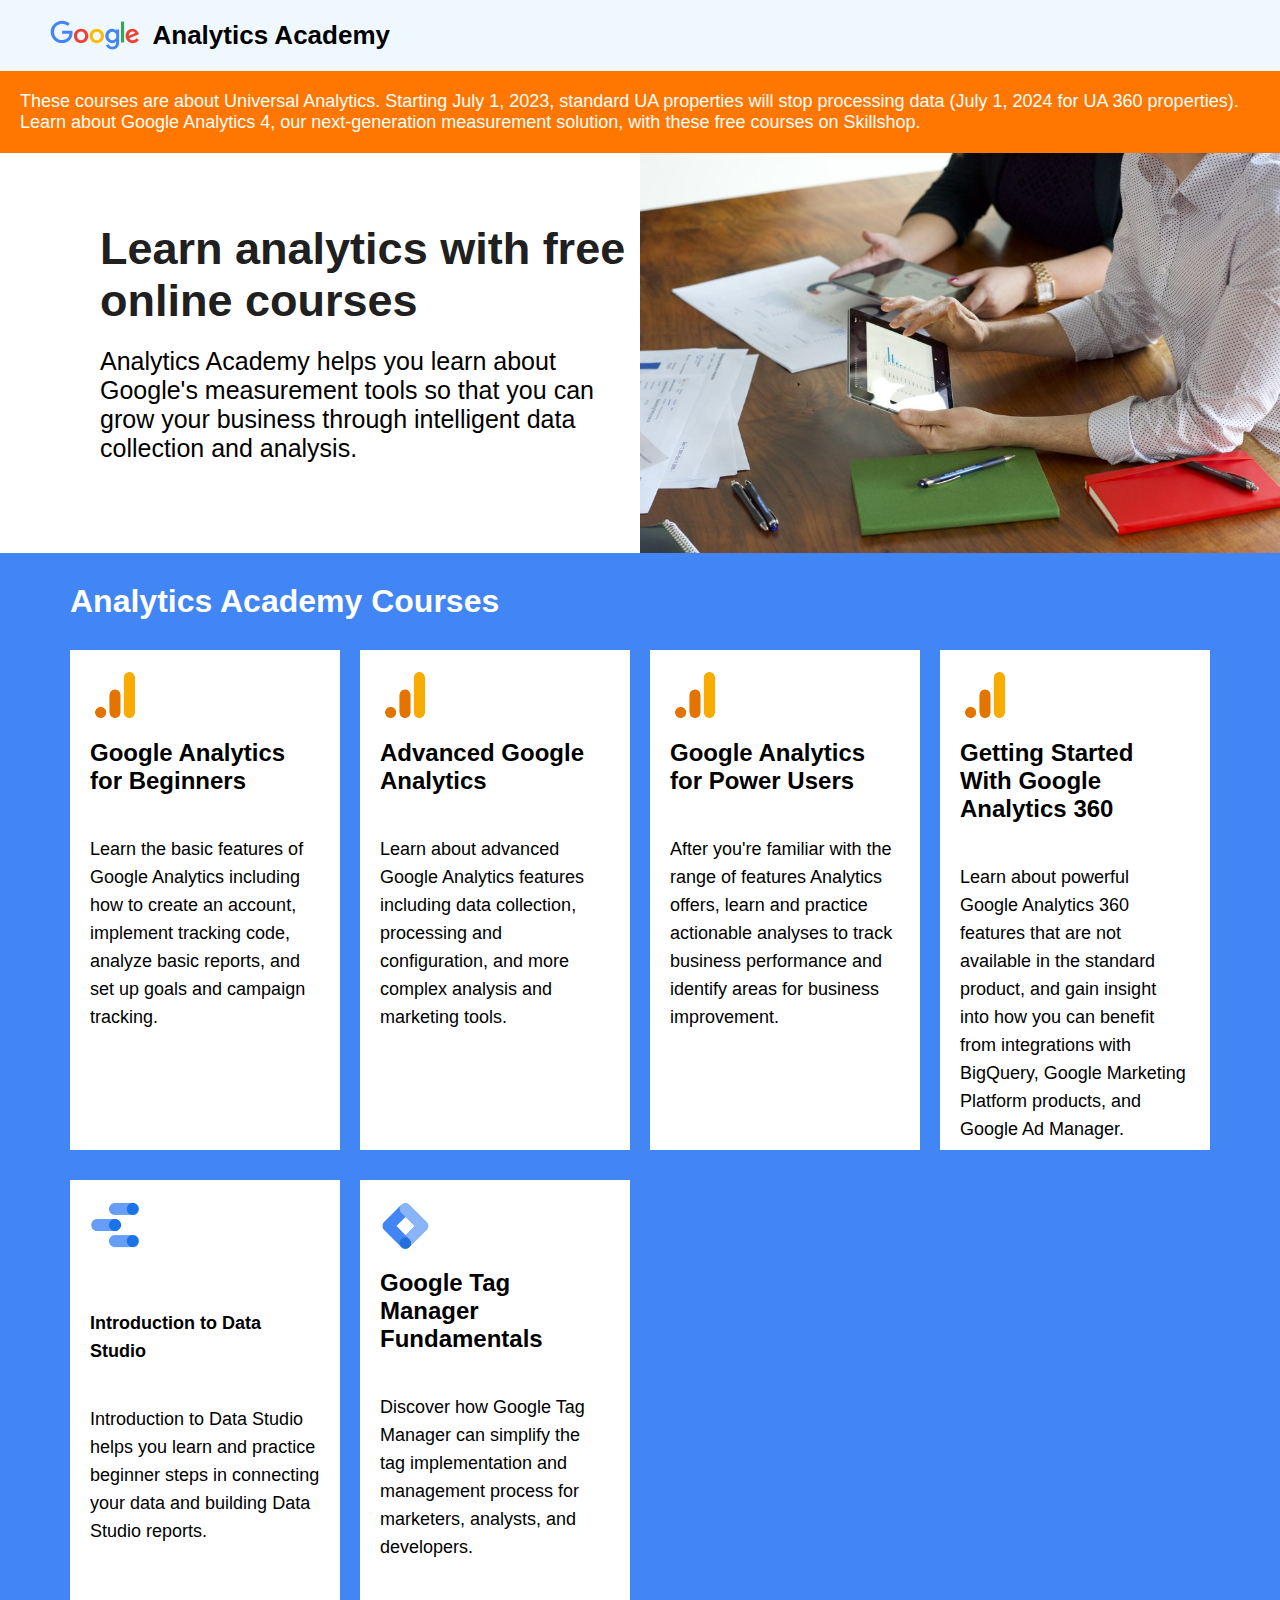
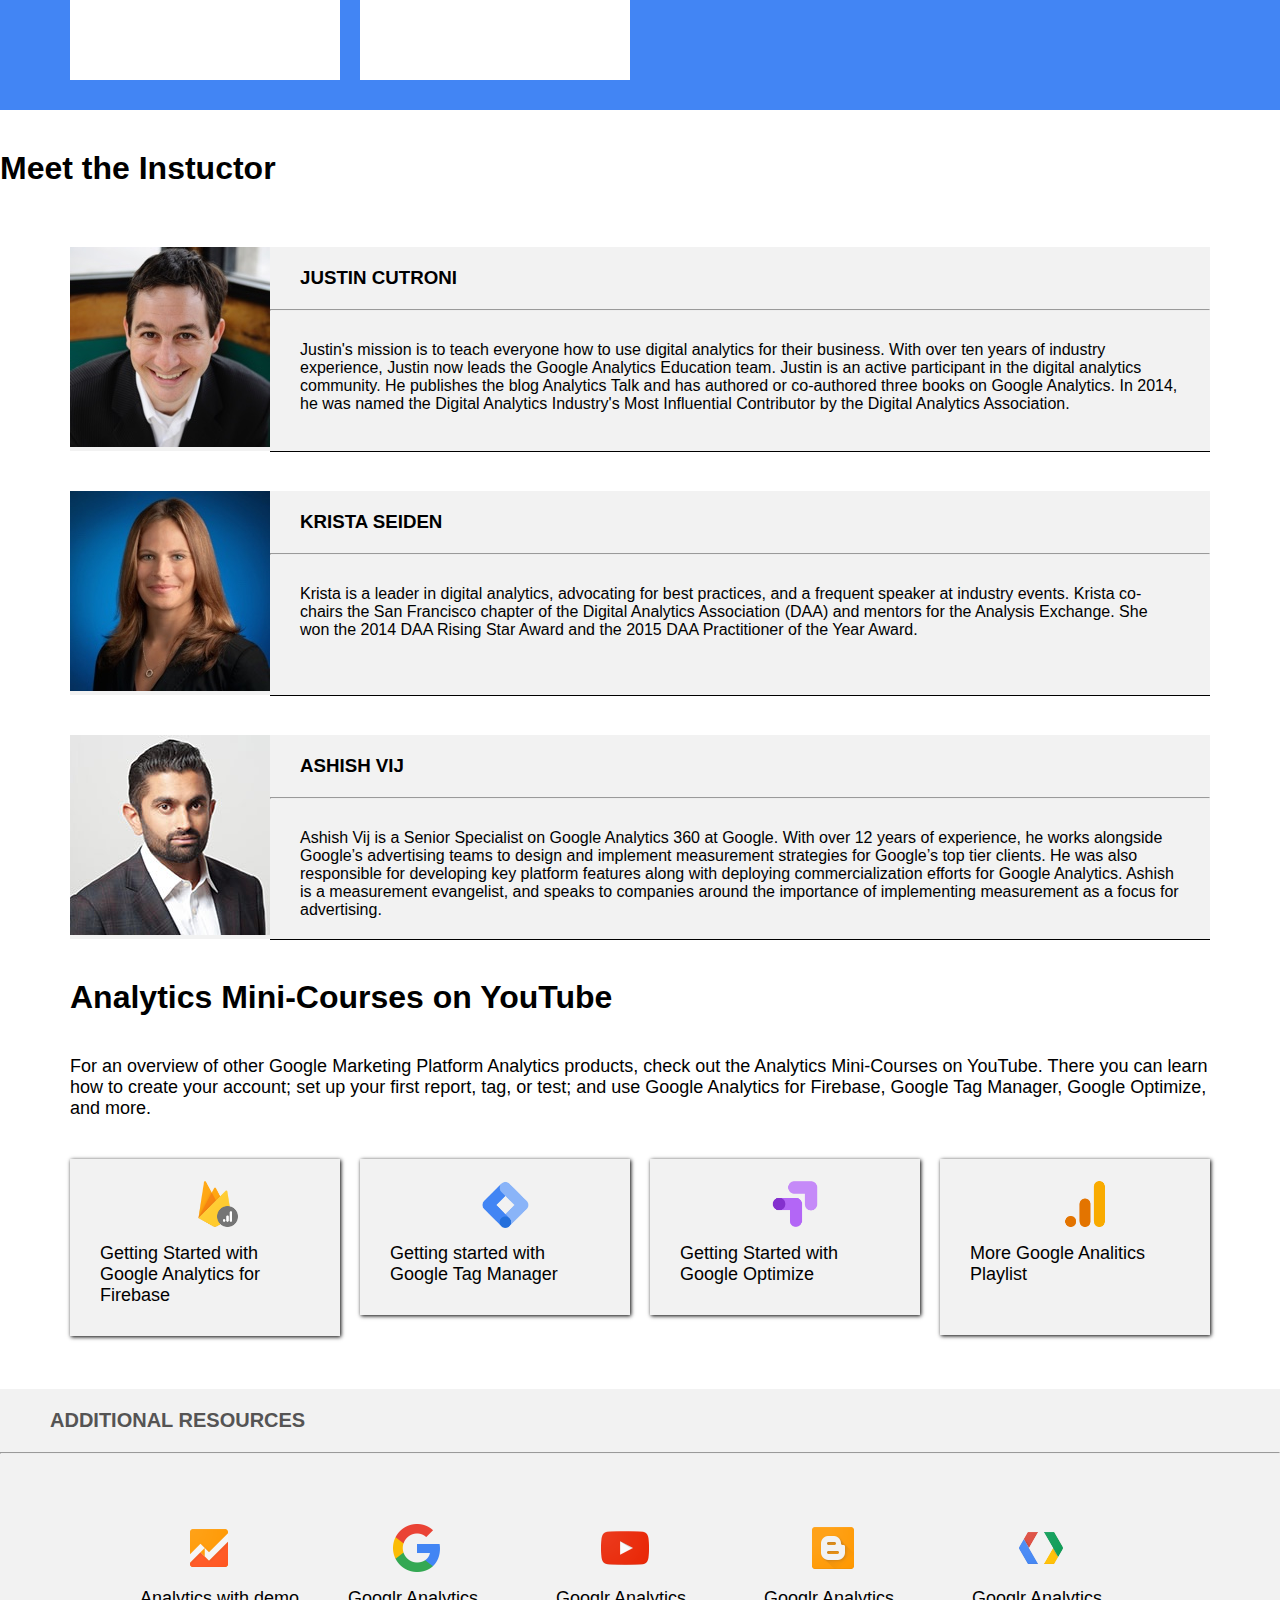
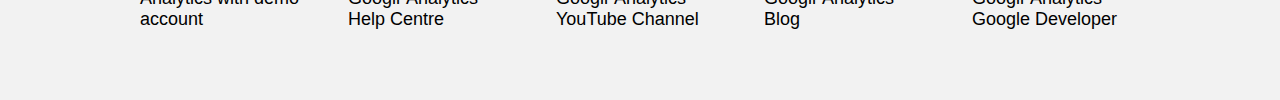
<file: Analytics/index.html>
<!DOCTYPE html>
<html lang="en">
<head>
    <meta charset="UTF-8">
    <meta name="viewport" content="width=device-width, initial-scale=1.0">
    <title>Document</title>
    <link rel="stylesheet" href="style.css">
</head>
<body>
    <div class="one">
        <img src="images/googlelogo_clr_148x48px (1).svg" alt="" height="30px">
        <h1 style=" margin-left: 10px; margin-top: 0px; font-size: 26px;">Analytics Academy</h1>
    </div>

    <div class="orange">
        <p style="color: white; font-size: 18px;">These courses are about Universal Analytics. Starting July 1, 2023, standard UA properties will stop processing data (July 1, 2024 for UA 360 properties). Learn about Google Analytics 4, our next-generation measurement solution, with these free courses on Skillshop.</p>
    </div>

    <section class="first">
       <div class="two">
        <h1 style="font-size: 45px; color: #202020;">Learn analytics with free online courses</h1>
        <p style="font-size: 25px; margin-top: 20px;">Analytics Academy helps you learn about Google's measurement tools so that you can grow your business through intelligent data collection and analysis.</p>
       </div>
       <div><img src="images/hero_academy (1).jpg" alt="" height="400px" width="100%"></div>
    </section>

    <div class="parent">
        <div class="five">
            <h1>Analytics Academy Courses</h1>
        </div>
        <div class="three">
            <div class="four">
                <img src="images/logo_google_analytics (1).png" alt="" height="50px" style="margin-bottom: 15px;">
                <h2>Google Analytics for Beginners</h2>
                <p style="margin-top: 40px; font-size: 18px; line-height: 28px;">Learn the basic features of Google Analytics including how to create an account, implement tracking code, analyze basic reports, and set up goals and campaign tracking.</p>
            </div>
            <div class="four">
                <img src="images/logo_google_analytics (1).png" alt="" height="50px" style="margin-bottom: 15px;">
                <h2>Advanced Google Analytics</h2>
                <p style="margin-top: 40px; font-size: 18px; line-height: 28px;">Learn about advanced Google Analytics features including data collection, processing and configuration, and more complex analysis and marketing tools.</p>
            </div>
            <div class="four">
                <img src="images/logo_google_analytics (1).png" alt="" height="50px" style="margin-bottom: 15px;">
                <h2>Google Analytics for Power Users</h2>
                <p style="margin-top: 40px; font-size: 18px; line-height: 28px;">After you're familiar with the range of features Analytics offers, learn and practice actionable analyses to track business performance and identify areas for business improvement.</p>
            </div>
            <div class="four">
                <img src="images/logo_google_analytics (1).png" alt="" height="50px" style="margin-bottom: 15px;">
                <h2>Getting Started With Google Analytics 360</h2>
                <p style="margin-top: 40px; font-size: 18px; line-height: 28px;">Learn about powerful Google Analytics 360 features that are not available in the standard product, and gain insight into how you can benefit from integrations with BigQuery, Google Marketing Platform products, and Google Ad Manager.

                </p>
            </div>
            <div class="four">
                <img src="images/logo_gmp_data_studio_192px.png" alt="" height="50px" style="margin-bottom: 15px;">
                <h2 style="margin-top: 40px; font-size: 18px; line-height: 28px;">Introduction to Data Studio</h2>
                <p style="margin-top: 40px; font-size: 18px; line-height: 28px;">Introduction to Data Studio helps you learn and practice beginner steps in connecting your data and building Data Studio reports.</p>
            </div>
            <div class="four">
                <img src="images/logo_gmp_tag_manager_192px.png" alt="" height="50px" style="margin-bottom: 15px;">
                <h2>Google Tag Manager Fundamentals</h2>
                <p style="margin-top: 40px; font-size: 18px; line-height: 28px;">Discover how Google Tag Manager can simplify the tag implementation and management process for marketers, analysts, and developers.</p>
            </div>
        </div>
    </div>

    <h1 style="margin-top: 40px; margin-bottom: 60px;">Meet the Instuctor</h1>
    <div class="six">
        <div>
            <img src="images/ins_justin_cutroni_1x.jpg" alt="">
        </div>
        <div style="margin-top: 20px; box-shadow: 0px 1px 0px black;">
            <h3 style="margin-left: 30px; ">JUSTIN CUTRONI</h3>
            <hr style="margin-top: 20px; margin-bottom: 30px;">
            <p style="margin-left: 30px; margin-right: 30px;">Justin's mission is to teach everyone how to use digital analytics for their business. With over ten years of industry experience, Justin now leads the Google Analytics Education team. Justin is an active participant in the digital analytics community. He publishes the blog Analytics Talk and has authored or co-authored three books on Google Analytics. In 2014, he was named the Digital Analytics Industry's Most Influential Contributor by the Digital Analytics Association.</p>
        </div>
    </div>

    <div class="six">
        <div>
            <img src="images/ins_krista_seiden_1x.jpg" alt="">
        </div>
        <div style="margin-top: 20px; box-shadow: 0px 1px 0px black;">
            <h3 style="margin-left: 30px; ">KRISTA SEIDEN</h3>
            <hr style="margin-top: 20px; margin-bottom: 30px;">
            <p style="margin-left: 30px; margin-right: 30px;"> Krista is a leader in digital analytics, advocating for best practices, and a frequent speaker at industry events. Krista co-chairs the San Francisco chapter of the Digital Analytics Association (DAA) and mentors for the Analysis Exchange. She won the 2014 DAA Rising Star Award and the 2015 DAA Practitioner of the Year Award.</p>
        </div>
    </div>

    <div class="six">
        <div>
            <img src="images/ins_ashish_vij_1x.jpg" alt="">
        </div>
        <div style="margin-top: 20px; box-shadow: 0px 1px 0px black;">
            <h3 style="margin-left: 30px; "> ASHISH VIJ</h3>
            <hr style="margin-top: 20px; margin-bottom: 30px;">
            <p style="margin-left: 30px; margin-right: 30px;">  Ashish Vij is a Senior Specialist on Google Analytics 360 at Google. With over 12 years of experience, he works alongside Google’s advertising teams to design and implement measurement strategies for Google’s top tier clients. He was also responsible for developing key platform features along with deploying commercialization efforts for Google Analytics. Ashish is a measurement evangelist, and speaks to companies around the importance of implementing measurement as a focus for advertising.</p>
        </div>
    </div>

    <div class="nine">
        <h1>Analytics Mini-Courses on YouTube</h1>
        <p style="margin-top: 40px; margin-bottom: 40px; font-size: 18px;">For an overview of other Google Marketing Platform Analytics products, check out the Analytics Mini-Courses on YouTube. There you can learn how to create your account; set up your first report, tag, or test; and use Google Analytics for Firebase, Google Tag Manager, Google Optimize, and more.</p>

        <div class="seven">
           <a href=""> <div class="eight">
                <img src="images/logo_google_analytics_for_firebase_1-icon_light.png" alt="" width="50px" style="margin-left: 100px;">
                <P class="mine">Getting Started with Google Analytics for Firebase</P>
            </div></a>
           <a href=""> <div class="eight">
              <img src="images/logo_gmp_tag_manager_192px.png" alt="" width="50px" style="margin-left: 100px;">
              <p class="mine">Getting started with Google Tag Manager</p>
            </div></a>
            <a href=""><div class="eight">
                <img src="images/logo_gmp_optimize_tile_192px.png" alt="" width="50px" style="margin-left: 100px;">
                <p class="mine">Getting Started with Google Optimize</p>
            </div></a>
            <a href=""><div class="eight" style="padding-bottom: 40px;">
                <img src="images/logo_google_analytics (1).png" alt="" width="50px" style="margin-left: 100px;">
                <p class="mine">More Google Analitics Playlist</p>
            </div></a>
        </div>
    </div>

    <div class="ten">
        <h3 style="padding: 20px 50px; font-size: 20px; color: rgb(85, 84, 84);">ADDITIONAL RESOURCES</h3>
        <hr>

        <div class="eleven">
            <div class="twelve">
                <img src="images/logo_analytics_color_1x_web_48dp.png" alt="" style="margin-left: 45px;">
                <p style="margin-top: 12px; font-size: 18px;">Analytics with demo account</p>
            </div>
            <div class="twelve">
                <img src="images/logo_googleg_standard_color_48dp_1x.png" alt="" style="margin-left: 45px;">
                <p style="margin-top: 12px; font-size: 18px;">Googlr Analytics Help Centre</p>
            </div>
            <div class="twelve">
                <img src="images/logo_youtube_color_1x_web_48dp.png" alt="" style="margin-left: 45px;">
                <p style="margin-top: 12px; font-size: 18px;">Googlr Analytics YouTube Channel</p>
            </div>
            <div class="twelve">
                <img src="images/logo_blogger_color_1x_web_48dp.png" alt="" style="margin-left: 45px;">
                <p style="margin-top: 12px; font-size: 18px;">Googlr Analytics Blog</p>
            </div>
            <div class="twelve">
                <img src="images/logo_google_developers_color_1x_web_48dp (1).png" alt="" style="margin-left: 45px;">
                <p style="margin-top: 12px; font-size: 18px;">Googlr Analytics Google Developer</p>
            </div>
        </div>
    </div>
</body>
</html>
</file>
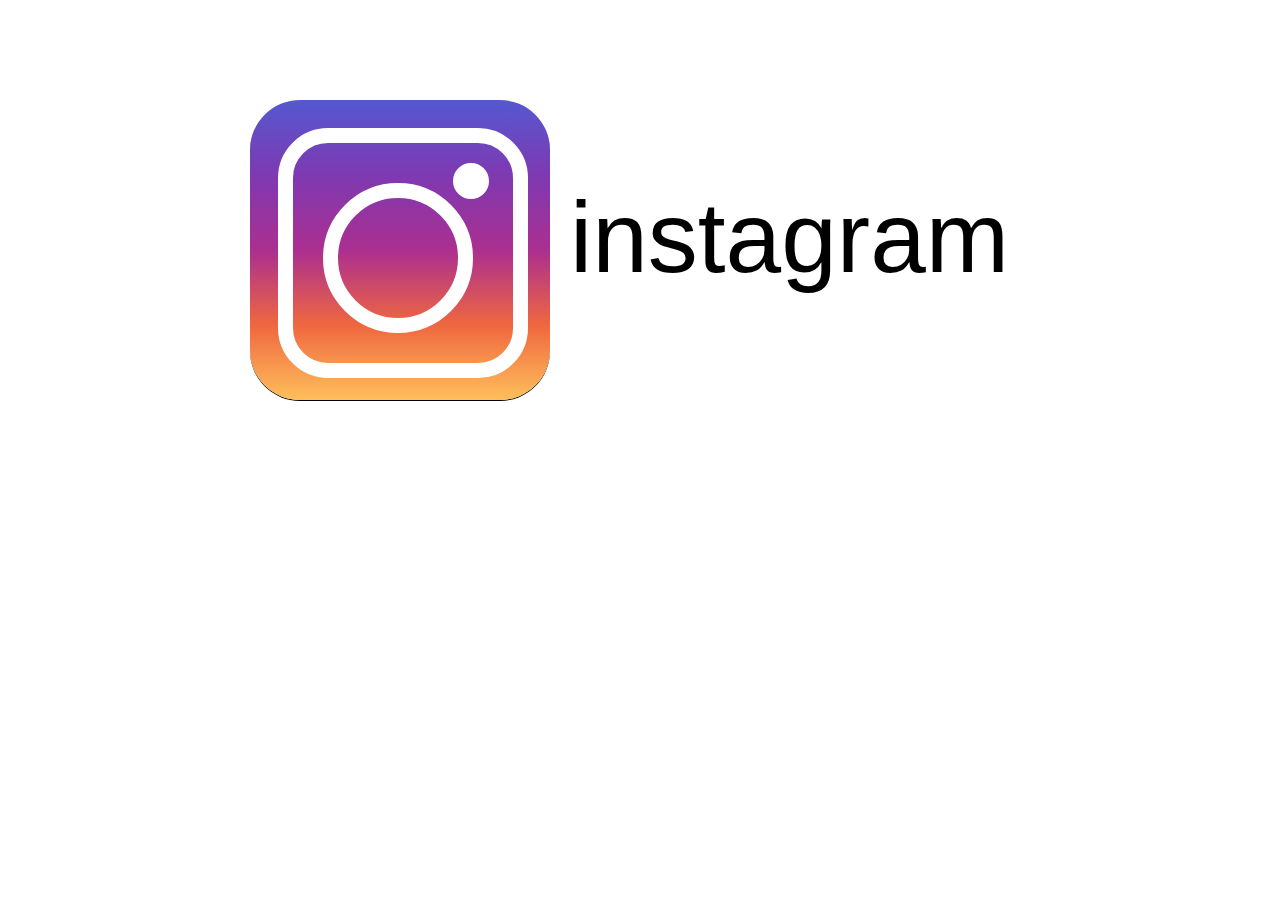
<file: instagram logo/index.html>
<!DOCTYPE html>
<html lang="en">
<head>
    <meta charset="UTF-8">
    <meta name="viewport" content="width=device-width, initial-scale=1.0">
    <title>Document</title>
    <link rel="stylesheet" href="style.css">
    <link href="https://fonts.cdnfonts.com/css/meldina" rel="stylesheet">
                
</head>
<body>
    <div class="parent">
        <div class="main">
            <div class="sub">
                <div class="circle"></div>
                <div class="small"></div>
            </div>
        </div>
        <p>instagram</p>
    </div>

</body>
</html>
</file>
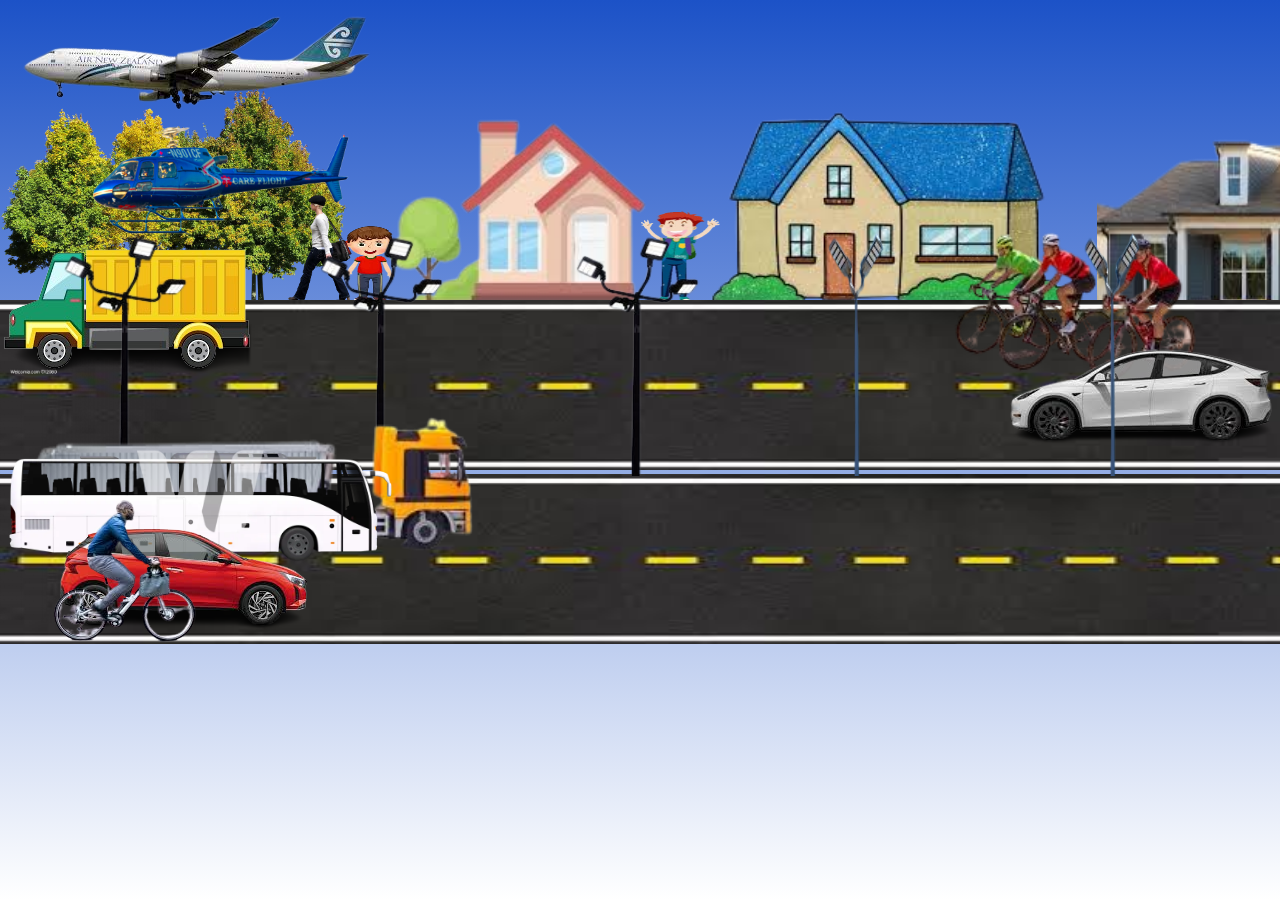
<file: Traffic Animation/index.html>
<!DOCTYPE html>
<html lang="en">
<head>
    <meta charset="UTF-8">
    <meta name="viewport" content="width=device-width, initial-scale=1.0">
    <title>Document</title>
    <link rel="stylesheet" href="style.css">
</head>
<body>
    <audio src="images/E9D7WYX-traffic-jam-with-honking.mp3" autoplay loop ></audio>
    <section class="first">
       
        <div class="one">
            <img src="images/tree.webp" alt="" height="230px">
            <img src="images/house_3-removebg-preview.png" alt="" style="width: 350px;">
            <img src="images/house_2-removebg-preview.png" alt="" style=" width: 400px;  height: 260px;">
            <img src="images/house-removebg-preview.png" alt="" width="500px" style="  left: 370px; top: 30px;">
        </div>

        <div>
            <img src="images/girl_2-removebg-preview.png" alt="" width="200px"  height="110px" style="margin-top: 0px; margin-left: 220px;" class="girl">
            <img src="images/Aeroplane_2-removebg-preview.png" alt="" class="aeroplane">
            <img src="images/air-helicopter-removebg-preview.png" alt="" class="helicopter">
           
        </div>
            <img src="images/girl-removebg-preview.png" alt="" width="100px" height="80" style="margin-top: 224px; margin-left: 320px;">
            <img src="images/man_2-removebg-preview.png" alt="" width="80px"  height="100px" style="margin-top: 210px; margin-left: 220px;">
          
       

        <div class="two">
            <img src="images/road 3.jpeg" alt="" style="width: 105%; height: 170px;">
            <img src="images/road 3.jpeg" alt="" style="width: 105%; height: 170px;">

     
                    <img src="images/truck_2-removebg-preview.png" alt="" class="truck">
                    <img src="images/bicycle_3-removebg-preview.png" alt="" class="go" width="400px">
                    <img src="images/car_1-removebg-preview.png" alt="" class="this">
                    <div class="three">
                      <img src="images/light_2-removebg-preview.png" alt="" width="200px" class="light">
                      <img src="images/light_2-removebg-preview.png" alt="" width="200px" class="light">
                      <img src="images/light_2-removebg-preview.png" alt="" width="200px" class="light">
                      <img src="images/light_3-removebg-preview.png" alt="" width="200px" class="light">
                      <img src="images/light_3-removebg-preview.png" alt="" width="200px" class="light">
                    </div>
                    <img src="images/lorry_2-removebg-preview.png" alt="" class="lorry">
                    <img src="images/boss.webp" alt="" width="400px" class="bus">
                    <img src="images/car_2-removebg-preview.png" alt="" class="car2">
                    <img src="images/bycycle_4-removebg-preview.png" alt="" class="bicycle4">
         </div>      
           
            
         
        
    </section>
</body>
</html>
</file>
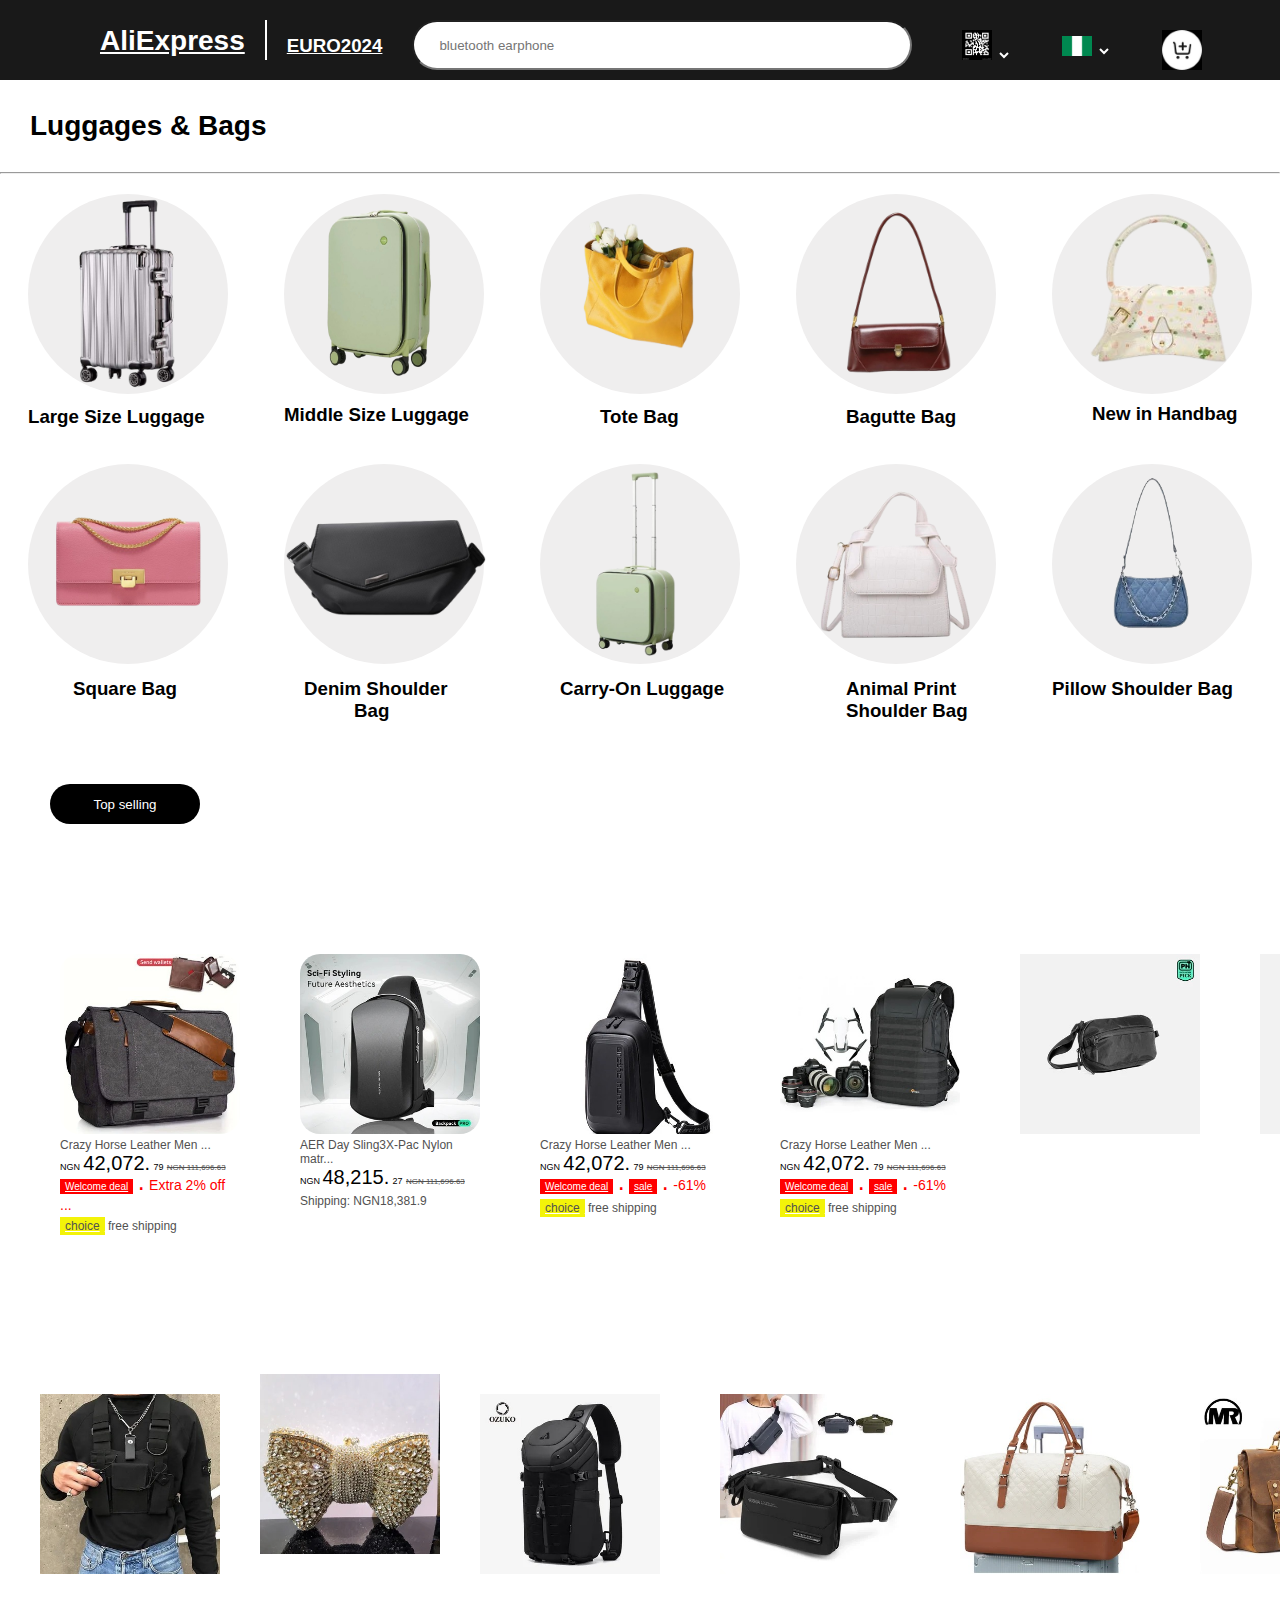
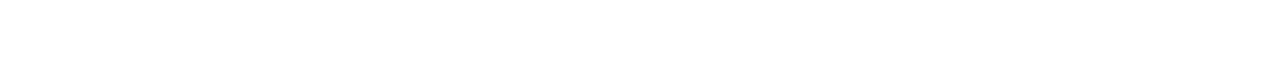
<file: Aliexpress site/index .html>
<!DOCTYPE html>
<html lang="en">
<head>
    <meta charset="UTF-8">
    <meta name="viewport" content="width=device-width, initial-scale=1.0">
    <title>Document</title>
    <link rel="stylesheet" href="style.css">
</head>
<body>
    <nav>
        <div class="navbar">
            <a href="" style="margin-top: 5px;"><h1>AliExpress</h1></a>
            <div style="width: 0; height: 40px; border: 1px solid white; margin-left: 20px;"></div>
            <a href="" style="margin-top: 15px;"><h3>EURO2024</h3></a>
            <input type="text" placeholder="bluetooth earphone">
            <a href="" class="a"><img src="images/code.png " width="30px" height="30px" alt=""><select name="" id="" ></select></a>
           <a href="" class="a"> <img src="images/nigerial-removebg-preview.png" alt="" width="30px" height="20px" style="margin-top: 6px;"><select name="" id=""></select></a>
           <a href="" class="a"><img src="images/cart.jpeg" alt="" width="40px" height="40px"></a>
        </div>
       
    </nav>

<main>
    <section>
        <h1>Luggages & Bags</h1>
        <hr>
        <div class="first">
         <div class="one"><img src="images/bad_1-removebg-preview.png" alt="" style="height: 200px ; width: 200px;">
            <h3 style="margin-top: 8px;">Large Size Luggage</h3>
        </div>
         <div class="one"><img src="images/bag_2-removebg-preview.png" alt="" style="height: 180px ; width: 160px; margin-top: 6px; margin-left: 15px;">
            <h3 style="margin-top: 20px;">Middle Size Luggage</h3>
        </div>
         <div class="one"><img src="images/bag_3-removebg-preview.png" alt="" style="height: 200px ; width: 200px;">
            <h3 style="margin-top: 8px; margin-left: 60px;">Tote Bag</h3>
        </div>
         <div class="one"><img src="images/bag_4-removebg-preview.png" alt="" style="height: 200px ; width: 200px;">
            <h3 style="margin-top: 8px; margin-left: 50px;">Bagutte Bag</h3>
        </div>
         <div class="one"><img src="images/bad_5-removebg-preview.png" alt="" style="height: 220px ; width: 220px; margin-top: -15px;">
           <h3 style="margin-left: 40px;"> New in Handbag</h3>
        </div>
        </div>

        <div class="first abo">
            <div class="one"><img src="images/bag_6-removebg-preview.png" alt="" style="height: 200px ; width: 200px;">
                <h3 style="margin-top: 10px; margin-left: 45px;">Square Bag</h3>
            </div>
            <div class="one"><img src="images/bag 23.png" alt="" style="height: 200px ; width: 200px; margin-top: 0px; margin-left: 2px;">
               <h3 style="margin-top: 10px; margin-left: 20px;"> Denim Shoulder <span style="margin-left: 50px;">Bag</span></h3>
            </div>
            <div class="one"><img src="images/bag_8-removebg-preview.png" alt="" style="height: 200px ; width: 200px;">
                <h3 style="margin-top: 10px; margin-left: 20px;">Carry-On Luggage</h3>
            </div>
            <div class="one"><img src="images/bag_9-removebg-preview.png" alt="" style="height: 200px ; width: 200px;">
               <h3 style="margin-top: 10px; margin-left: 50px;"> Animal Print <br> Shoulder Bag</h3>
            </div>
            <div class="one"><img src="images/bag_7-removebg-preview.png" alt="" style="height: 170px ; width: 140px; margin-top: 5px; margin-left: 30px;">
                <h3 style="margin-top: 35px;">Pillow Shoulder Bag</h3>
            </div>
           </div>
    </section>

    <div class="sticky">
        <button>Top selling</button>
    </div>
        
    <section class="three">
        <a href=""><div class="two">
          <img src="images/bag 11.jpeg" alt="" style="width: 180px; height: 180px; border-radius: 20px;">
          <p class="orange">Crazy Horse Leather Men ... <br> <span class="semo">NGN</span> <span class="rice">42,072.</span> <span class="semo">79</span>  <span class="mango"><del>NGN 111,696.63</del></span></p>
          <p style="margin-top: -8px;"><span class="beans">Welcome deal</span> <span class="apple">.</span> <span class="cashew">Extra 2% off ...</span></p>
          <p class="orange" style="margin-top: 5px;"><span class="pine">choice</span> free shipping</p>
        </div></a>

        <a href=""><div  class="two">
          <img src="images/bag 12.jpeg" alt=""  style="width: 180px; height: 180px; border-radius: 20px;">
          <p class="orange">AER Day Sling3X-Pac Nylon matr... <br><span class="semo">NGN </span> <span class="rice">48,215.</span> <span class="semo">27</span>  <span class="mango"><del>NGN 111,696.63</del></span></p>
          <p class="orange" style="margin-top: 5px;">Shipping: NGN18,381.9</p>
        </div></a>

        <a href=""><div  class="two">
            <img src="images/bag 13.jpeg" alt=""  style="width: 180px; height: 180px;">
            <p class="orange">Crazy Horse Leather Men ... <br> <span class="semo">NGN</span> <span class="rice">42,072.</span> <span class="semo">79</span>  <span class="mango"><del>NGN 111,696.63</del></span></p>
            <p style="margin-top: -8px;"><span class="beans">Welcome deal</span> <span class="apple">.</span> <span class="beans">sale</span> <span class="apple">.</span>  <span class="cashew">-61%</span></p>
            <p class="orange" style="margin-top: 5px;"><span class="pine">choice</span> free shipping</p>
        </div></a>
        
        <a href=""> <div  class="two">
            <img src="images/bag 14.jpeg" alt="" style="width: 180px; height: 180px;">
            <p class="orange">Crazy Horse Leather Men ... <br> <span class="semo">NGN</span> <span class="rice">42,072.</span> <span class="semo">79</span>  <span class="mango"><del>NGN 111,696.63</del></span></p>
            <p style="margin-top: -8px;"><span class="beans">Welcome deal</span> <span class="apple">.</span> <span class="beans">sale</span> <span class="apple">.</span>  <span class="cashew">-61%</span></p>
            <p class="orange" style="margin-top: 5px;"><span class="pine">choice</span> free shipping</p>
        </div></a>
        <a href=""> <div  class="two">
            <img src="images/bag 15.jpeg" alt=""  style="width: 180px; height: 180px;">
        </div></a>
        <a href=""><div  class="two">
            <img src="images/bag 16.jpeg" alt=""  style="width: 180px; height: 180px;">
        </div></a>
    </section>

    <section class="first">
        <a href=""> <div  class="two">
          <img src="images/bag 17.jpeg" alt="" style="width: 180px; height: 180px;">
        </div></a>
        <a href=""> <div  class="four">
          <img src="images/bag 18.jpeg" alt=""  style="width: 180px; height: 180px;">
        </div></a>
        <a href=""> <div  class="two">
            <img src="images/bag 19.jpeg" alt=""  style="width: 180px; height: 180px;">
        </div></a>
        <a href="">  <div  class="two">
            <img src="images/bag 20.jpeg" alt="" style="width: 180px; height: 180px;">
        </div></a>
        <a href="">  <div  class="two">
            <img src="images/bag 21.jpeg" alt=""  style="width: 180px; height: 180px;">
        </div></a>
        <a href="">  <div  class="two">
            <img src="images/bag 22.jpeg" alt=""  style="width: 180px; height: 180px;">
        </div></a>
    </section>
</main>
</body>
</html>
</file>
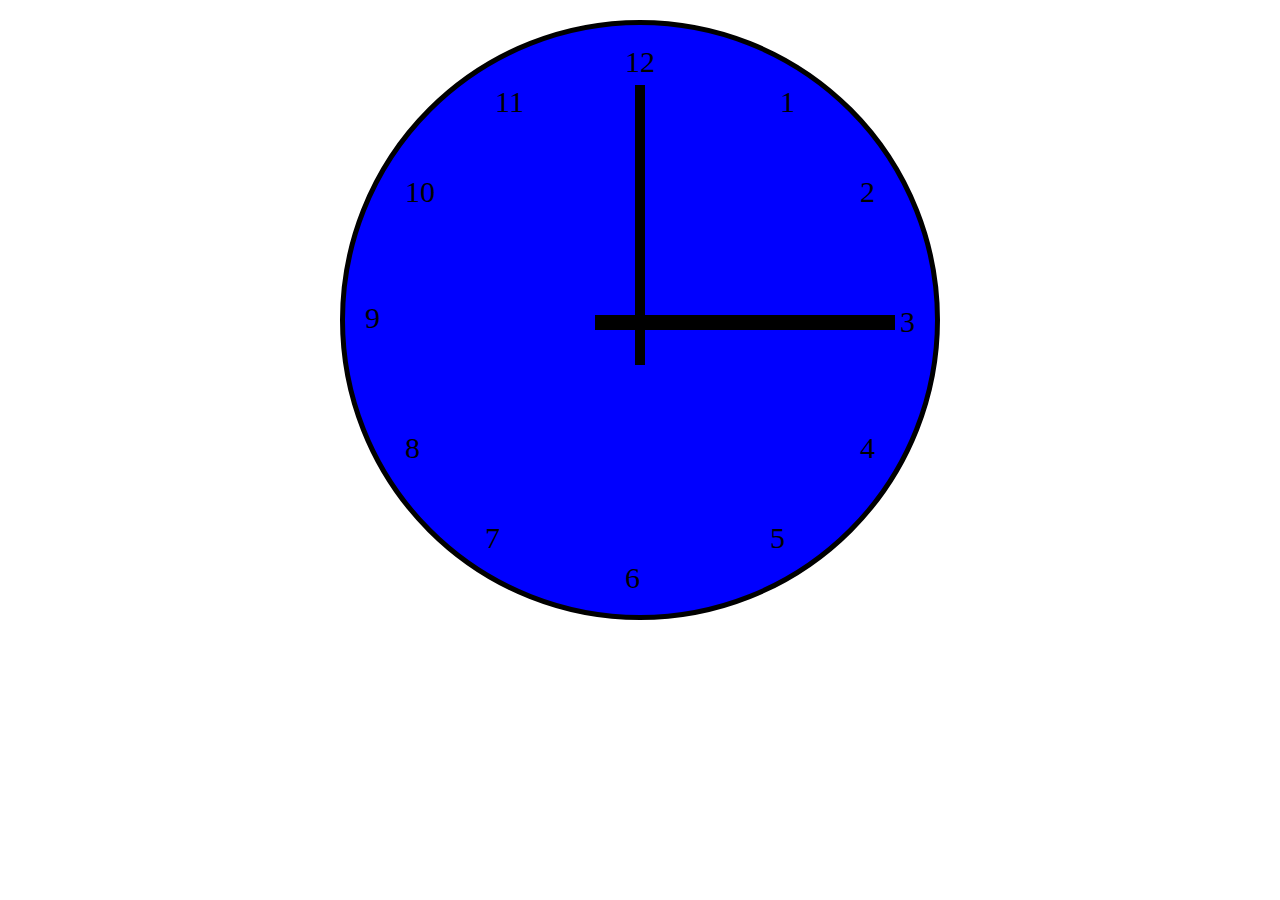
<file: clock/clock.html>
<!DOCTYPE html>
<html lang="en">
<head>
    <meta charset="UTF-8">
    <meta name="viewport" content="width=device-width, initial-scale=1.0">
    <title>Document</title>
    <link rel="stylesheet" href="style.css">
</head>
<body>
    <div class="ton">
        <div class="first">
           
            <p class="all one">1</p>
            <p class="all two">2</p>
            <p class="all three">3</p>
            <p class="all four">4</p>
            <p class="all five">5</p>
            <p class="all six">6</p>
            <p class="all seven">7</p>
            <p class="all eight">8</p>
            <p class="all nine">9</p>
            <p class="all ten">10</p>
            <p class="all eleven">11</p>
            <p class="all twelve">12</p>
            <div class="hour"></div>
           <div class="minute"></div>
          
        </div>
    </div>
    

</body>
</html>
</file>
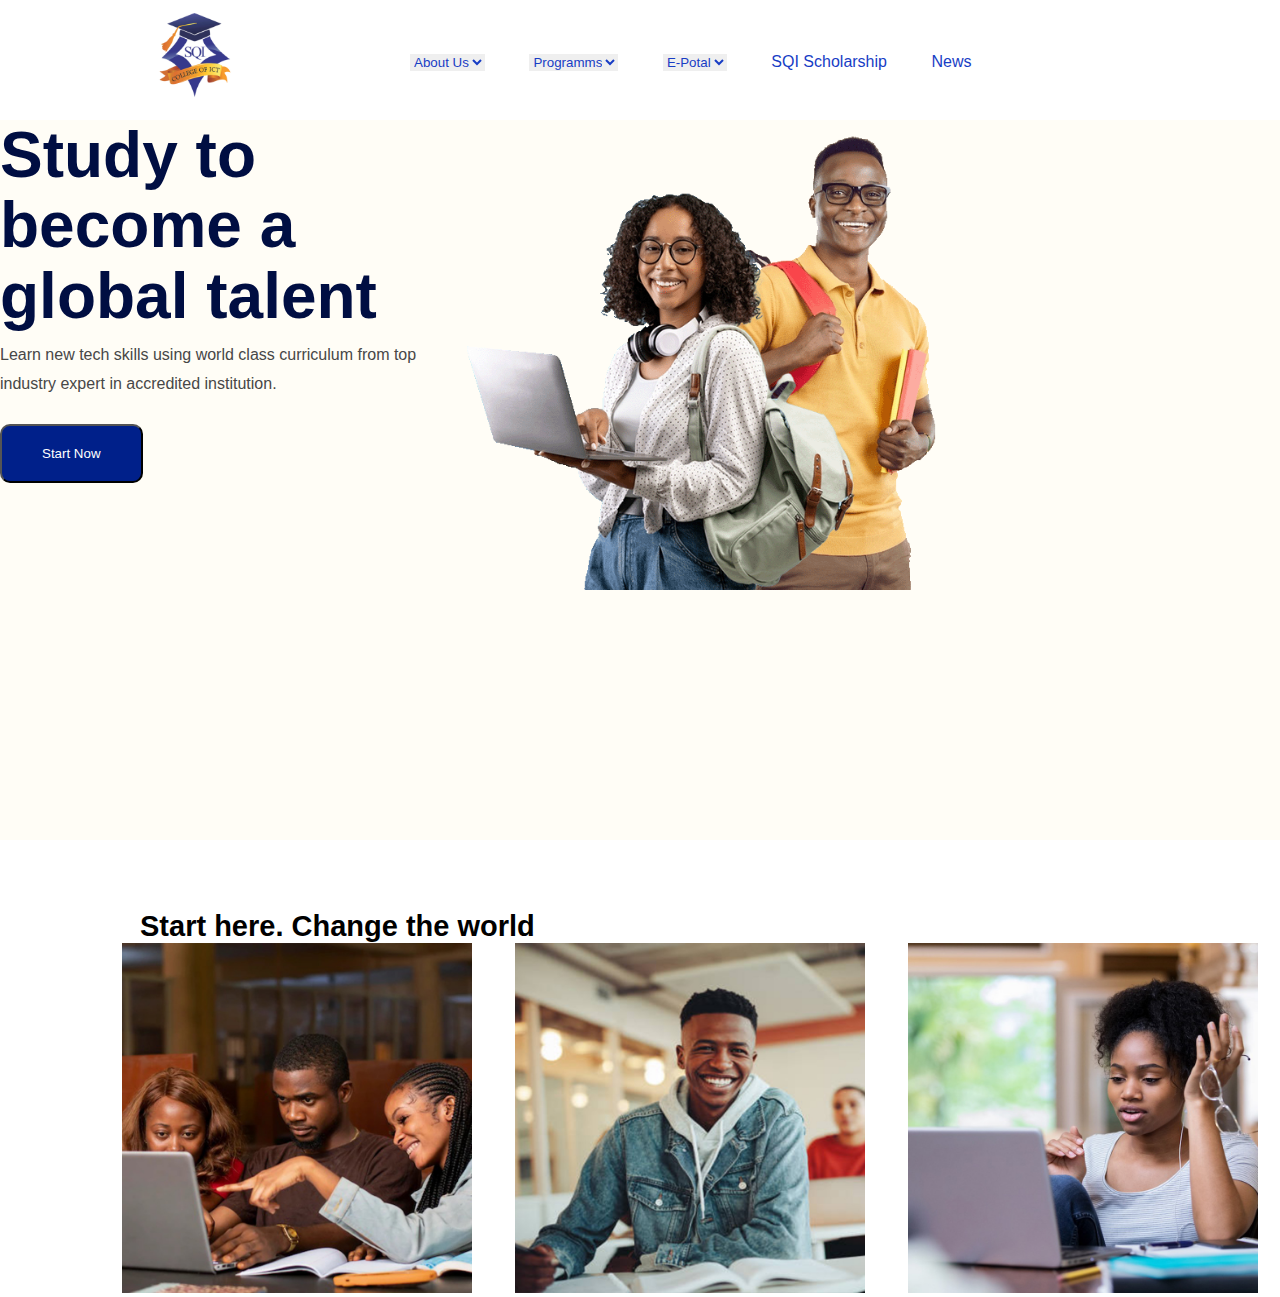
<file: sqi website/sqi_site.html>
<!DOCTYPE html>
<html lang="en">
<head>
    <meta charset="UTF-8">
    <meta name="viewport" content="width=device-width, initial-scale=1.0">
    <title>Document</title>
    <link rel="stylesheet" href="sqi.css">
    <link href="https://fonts.cdnfonts.com/css/poppins" rel="stylesheet">
</head>
<body>
    <nav>
        <div class="one">
            <img src="images/sqi logo.jpg" alt="" class="sqi logo">
        </div>

        <div class="two">
            <select name="" id="">
                <option value="">About Us</option>

            </select>

            <select name="" id="">
                <option value="">Programms</option>
            </select>

            <select name="" id="">
                <option value="">E-Potal</option>
            </select>

            <a href="#">SQI Scholarship</a>
            <a href="#">News</a>
        </div>
    </nav>
<div class="main">
    <section class="first">
        <div class="three">
            <h1 class="rice">Study to <br>become a <br>global talent</h1>
            <p class="a">Learn  new tech skills using world class curriculum from top <br>industry expert in accredited institution.</p>
            <button>Start Now</button>
        </div>

        <div>
            <img src="images/student.png" alt="" style="height: 470px; width: 470px; margin-left: 50px;">
        </div>
    </section>

    <section class="second">
        <h1 style="margin-left: 40px; font-size: 29px;">Start here. Change the world</h1>
        <div class="top">
            
            <div class="four">
                <img src="images/college.jpg" alt="" width="350px" height="350px">
    
            </div>
            <div class="five">
                <img src="images/prof.jpg" alt="" width="350px" height="350px">
            </div>
            <div class="six">
                <img src="images/certificate.jpg" alt="" width="350px" height="350px">
            </div>
        </div>
  
    </section>
</div>
 
</body>
</html>
</file>
<file: instagram logo/style.css>
*{
    box-sizing: border-box;
    margin: 0;
    padding: 0;
}

.parent{
    display: flex;
    position: relative;
}
.main{

    background-image: linear-gradient(#5558CF,#7E39B2,#AB2F90,#EF673F,#FFBF5B);
    margin: 100px 250px;
    height: 300px;
    width: 300px;
    border: none;
    padding: 60px;
    border-radius: 50px;
    padding: 50px;
    box-shadow: 0px 1px 0px black;
    
    
}

.sub{
    border: 15px solid white;
    border-radius: 50px;
    height: 250px;
    width: 250px;
    margin-top: -22px;
    margin-left: -22px;
    
}

.circle{
    height: 150px;
    width: 150px;
    border: 15px solid white;
    border-radius: 100%;
    margin-top: 40px;
    margin-left: 30px;
}

.small{
    height: 35px;
    width: 35px;
    border-radius: 100px;
    border: 18px solid white;
    margin-top: -170px;
    margin-left: 160px;
}

p{
    font-family: 'Meldina', sans-serif;
   font-size: 100px;  
   margin-left: 570px;
   margin-top: 180px;
   position: absolute;                                           
}
</file>
<file: clock/style.css>
*{
    box-sizing: border-box;
    margin: 0;
    padding: 0;
}

div .first{
    background-color: blue;
    border: 5px solid black;
    border-radius: 100%;
    /* padding: 20px 50px; */
    width: 600px;
    height: 600px;
    margin: 20px auto;
    position: relative;
}
.all{
    font-size: 30px;
}

.one{
   position: absolute;
   right: 140px;
   top: 60px;
}

.two{
    position: absolute;
    right: 60px;
    top: 150px;
}

.three{
    position: absolute;
    right: 20px;
    top: 280px;
}

.four{
    position: absolute;
    bottom: 150px;
    right: 60px;
}

.five{
    position: absolute;
    bottom: 60px;
    right: 150px;
    
}

.six{
    bottom: 20px;
    position: absolute;
    left: 280px;
}

.seven{
    position: absolute;
    left: 140px;
    bottom: 60px;
}


.eight{
    position: absolute;
    bottom: 150px;
    left: 60px;
}

.nine{
    position: absolute;
    left: 20px;
    bottom: 280px;
}


.ten{
    position: absolute;
    left: 60px;
    top: 150px;
}

.eleven{
    position: absolute;
    left: 150px;
    top: 60px;
}

.twelve{
    position: absolute;
    top:20px ;
    left: 280px;
}


/* .ton{
    width: 600px;
    height: 600px;
    background-color: blue;
    border-radius: 0%;
    margin: 25px auto;
} */

.hour{
    width: 300px;
    height: 15px;
    background-color: black;
    position: absolute;
    /* padding: 100px; */
    margin-left: 250px;
    margin-top: 290px;
}


.minute{
    width: 10px;
    height: 280px;
    /* padding: 30px; */
    background-color: black;
    position: absolute;
    top: 260px;
    left: 260px;
    margin-top: -200px;
    margin-left: 30px;
}
</file>
<file: sqi website/sqi.css>
*{
    margin: 0;
    padding: 0;
    box-sizing: border-box;
}

body{
    font-family: 'Poppins', sans-serif;
}
nav{
   padding: 10px 150px;
   display: flex;
   height: 110px;
   position: fixed;
   top: 0;
   background-color: #fff;
   width: 100%;
}

.sqi{
    width: 90px;
    height: 90px;
}

div.two{
    margin: 43px 130px;
}

main{
    margin: 90px;
    padding: 50px;
}
select{
    margin-left: 40px;
    border: none;
    color: #183dc5;
}

.first{
    background-color: #FFFDF6;
    height: 80vh;
    display: flex;
    margin-top: 120px;
    
}

a{
    margin-left: 40px;
    text-decoration: none;
    color: #183dc5;
}
.rice{
    font-size: 64px;
    color: #000e42;
    line-height: 70.4px;
    /* margin-top: 60px; */
    border-width: 300px;
}

button{
    padding: 20px 40px;
    border-radius: 10px;
    background-color: #00208A;
    color: white;
    margin-top: 25px;
}



.a{
    color: #474747;
    line-height: 28.8px;
    margin-top: 10px;
}

.second{
    margin-top: 70px;
    margin-left: 100px;
}

div.top{
    display: flex;
    justify-content: space-around;
 
}
</file>
<file: Analytics/style.css>
/* css reset */
*{
    margin: 0;
    padding: 0;
    box-sizing: border-box;
}

body{
    font-family: Roboto, sans-serif

}

.one{
    display: flex;
    padding: 20px 50px;
    background-color: aliceblue;
    box-shadow: 0px 2px 1px black;
}

.orange{
    background-color: #FF7700;
    padding: 20px;
}

.first{
    display: grid;
    grid-template-columns: 1fr 1fr;
    grid-template-rows: 50px;

}

.two{
    margin-top: 70px;
    margin-left: 100px;

}

.parent{
    background-color: #4285F4;
    margin-top: 350px;
    /* height: 180vh; */
    padding: 30px 70px;
}

.three{
    display: grid;
    grid-template-columns: 1fr 1fr 1fr 1fr ;
    gap: 30px 20px;
    grid-template-rows: 500px 500px;
  
}

.four{
    background-color: white;
    /* width: 300px; */
    padding: 20px;
    
}

.five{
    color: white;
    margin-bottom: 30px;
}

.six{
    background-color: #F2F2F2;
    margin: 40px 70px;
    display: grid;
    grid-template-columns: 1fr 5fr;
}

.nine{
    margin: 40px 70px;
}

.seven{
    display: grid;
    grid-template-columns: 1fr 1fr 1fr 1fr;
    /* grid-template-rows: 300px; */
    column-gap: 20px;
    height: 50px;
}

.eight{
    background-color: #F2F2F2;
    padding: 20px;
    box-shadow: 1px 1px 4px black;
}

.mine{
    font-size: 18px;
    margin: 10px;
}

a{
    text-decoration: none;
    color: black;
}

.ten{
    background-color: #F2F2F2;
    margin-top: 180px;
}

.eleven{
    padding: 50px 120px;
    display: grid;
    grid-template-columns: 1fr 1fr 1fr 1fr 1fr;
}

.twelve{
    padding: 20px;
}
</file>
<file: Traffic Animation/style.css>
/* css reset */
*{
    margin: 0;
    padding: 0;
    box-sizing: border-box;
}

body{
    overflow: hidden;
}

.first{
    background-image: linear-gradient(rgb(28, 82, 199), white);
    width: 100%;
    height: 100vh;
    position: relative;
    display: flex;
    /* justify-content: start;
    align-items: start; */
}

.one{
    position: absolute;
    top: 80px;
    left: 0;
    display: flex;
}

.two{
    position: absolute;
    top: 300px;
    /* display: flex;
    justify-content: center; */
} 

.three{
    position: absolute;
}

.bus{
    position: absolute;
     bottom: 25px;
     animation: move 10s ease-out infinite;
     /* animation-duration: 5s;
     animation-timing-function: ease; */
}

@keyframes move {
    from{
       transform: translate(-400px, 0);
    }
    to{
        transform: translate(400%, 0);
    }
}

.go{
    position: absolute;
    top: -160px;
    right: 0px;
    animation: go 10s ease-out infinite;
}

@keyframes go {
    from{
       transform: translate(400px, 0);
    }
    to{
        transform: translate(-600%, 0);
    }
}

@keyframes this {
    from{
       transform: translate(400px, 0);
    }
    to{
        transform: translate(-600%, 0);
    }
}

.car2{
    position: absolute;
    bottom: 10px;
    left: 0px;
    animation: car2 3s ease-out infinite;
}

@keyframes car2 {
    from{
       transform: translate(-400px, 0);
    }
    to{
        transform: translate(500%, 0);
    }
}


.this{
    position: absolute;
    top: 5px;
    right: 0;
    animation: this 2s ease-out infinite;
}

.lorry{
    position: absolute;
    bottom: 25px;
    left: 0;
    animation: move 25s ease-out infinite;
    width: 500px;
}

.bicycle4{
    position: absolute;
    bottom: 0;
    animation: bicycle4 10s ease-in-out infinite;

}

@keyframes bicycle4 {
    from{
        transform: translate(-200px);
    }
    to{
        transform: translate(1400px);
    }
}

.aeroplane{
    position: absolute;
    animation: aeroplane 4s infinite;
}

@keyframes aeroplane {
    from{
        transform: translate(1400px);
    }
    to{
        transform: translate(-800px);
    }
}

.helicopter{
    position: absolute;
    top: -20px;
    width: 350px;
    animation: helicopter 8s infinite;
}

@keyframes helicopter {
    from{
        transform: translate(1300px);
    }
    to{
        transform: translate(-500px);
    }
}

.truck{
    position: absolute;
    top: -80px;
    animation: truck 11s infinite;
}


@keyframes truck {
    from{
        transform: translate(1500px);
    }
    to{
        transform: translate(-500px);
    }
}

.girl{
    position: absolute;
    top: 195px;
    animation: girl 18s infinite ease-in;
}

@keyframes girl {
    from{
        transform: translate(1200px);
    }
    to{
        transform: translate(-400px);
    }
}

div.three{
    display: flex;
    position: absolute;
    top: -125px;
    width: 100%;
    justify-content: space-around;
}
</file>
<file: Aliexpress site/style.css>
/* css reset */
*{
    margin: 0;
    padding: 0;
    box-sizing: border-box;
}

body{
    font-family: "Open Sans", Roboto, Arial, Helvetica, sans-serif, SimSun;;
}
/* navigation bar */
nav{
    background-color: #191919;
    color: #fff;
    position: fixed;
    width: 100%;
    height: 80px;
    padding: 20px 50px;
}

.navbar{
    top: 0;
    display: flex;
}

main{
    background-color: #FFFFFF;
}

a{
    color: white;
    padding-left: 20px;
    margin-top: 10px;
    font-family: "Open Sans", Roboto, Arial, Helvetica, sans-serif, SimSun;
}

input{
    margin-left: 30px;
    width: 500px;
    height: 50px;
    border-radius: 40px;
    padding-left: 25px;

}

.a{
    margin-left: 30px;
}

select{
    border: none;
    background-color:  #191919;
    color: white;
}

section{
    padding-top: 110px;
}

h1{
    margin-left: 30px;
    font-size: 28px;
}

hr{
    margin-top: 30px;
    color: rgba(0,0,0,0);
}

.one{
    background-color: rgb(239, 238, 238);
    height: 200px;
    width: 200px;
    border-radius: 100%;
}

.first{
    display: flex;
    justify-content: space-around;
    margin-top: 20px;
    
}

 .abo{
    padding-top: 50px;
}

.sticky{
    width: 100%;
    height: 70px;
    background-color: white;
    margin-top: 100px;
    position: sticky;
    top: 80px;
    padding-left: 50px;
}


button{
    height: 40px;
    width: 150px;
    border-radius: 50px;
    border: none;
    background-color: black;
    color: white;
    margin-top: 20px;
}

.top{
    height: 1000px;
}

.two{
    border-radius: 10px;
    /* background-color: beige; */
    height: 300px;
    padding: 20px;
}

.two:hover{
   
    width: 240px;
    background-color: rgb(243, 238, 238);
    box-shadow: 1px 1px 1px 2px rgb(177, 177, 177);
}

p{
    color: black;
}

.three{
    display: flex;
    justify-content: space-between;
    margin: 10px 20px;
    margin-top: -20px;
}

.orange{
 font-size: 12px;
 color: #525151;   
}

.mango{
    font-size: 8px;
}

.rice{
    font-size: 20px;
    color: black;
}

.beans{
    font-size: 10px;
    background-color: red;
    color: white;
    padding: 2px 5px;
}

.apple{
    color: red;
    font-size: 25px;
}

.cashew{
    font-size: 14px;
    color: red;
}

.pine{
    background-color: rgb(243, 243, 9);
    padding: 2px 5px;
}

.semo{
    font-size: 9px;
    color: black;
}
</file>
